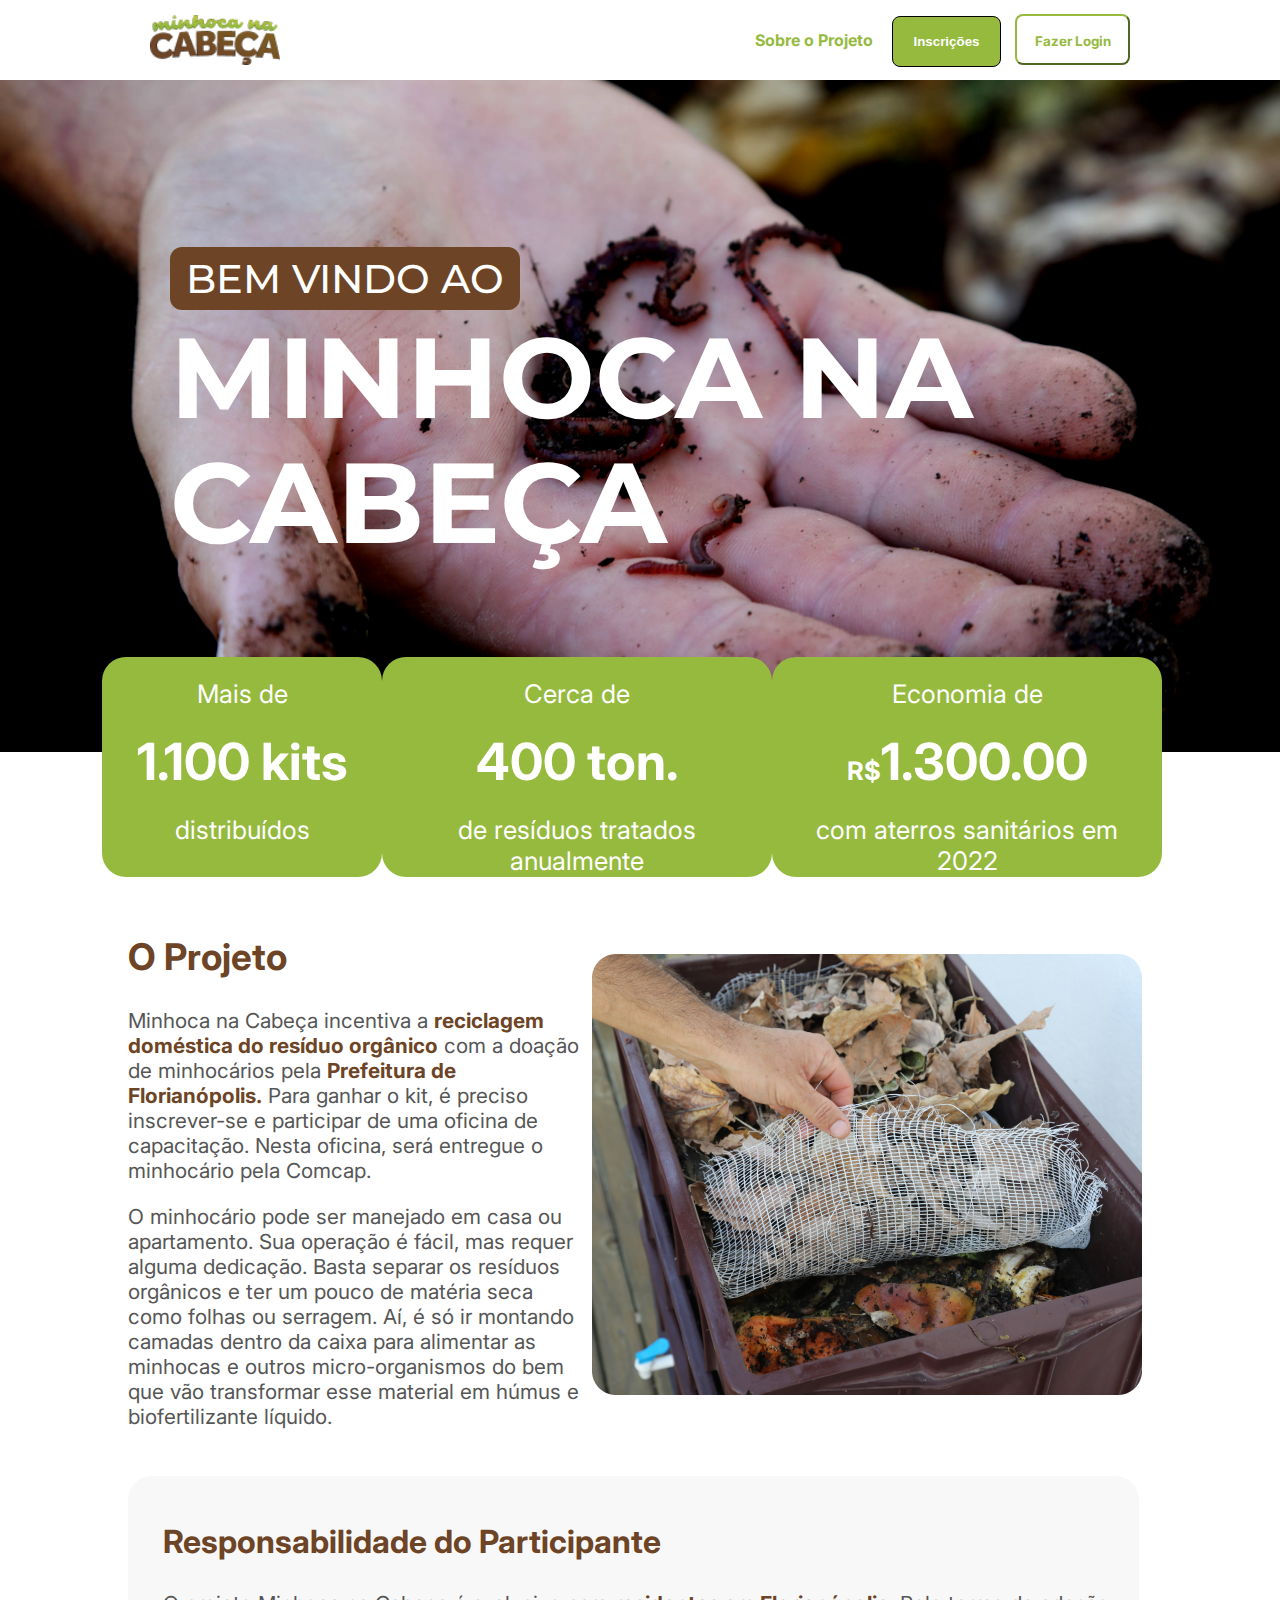
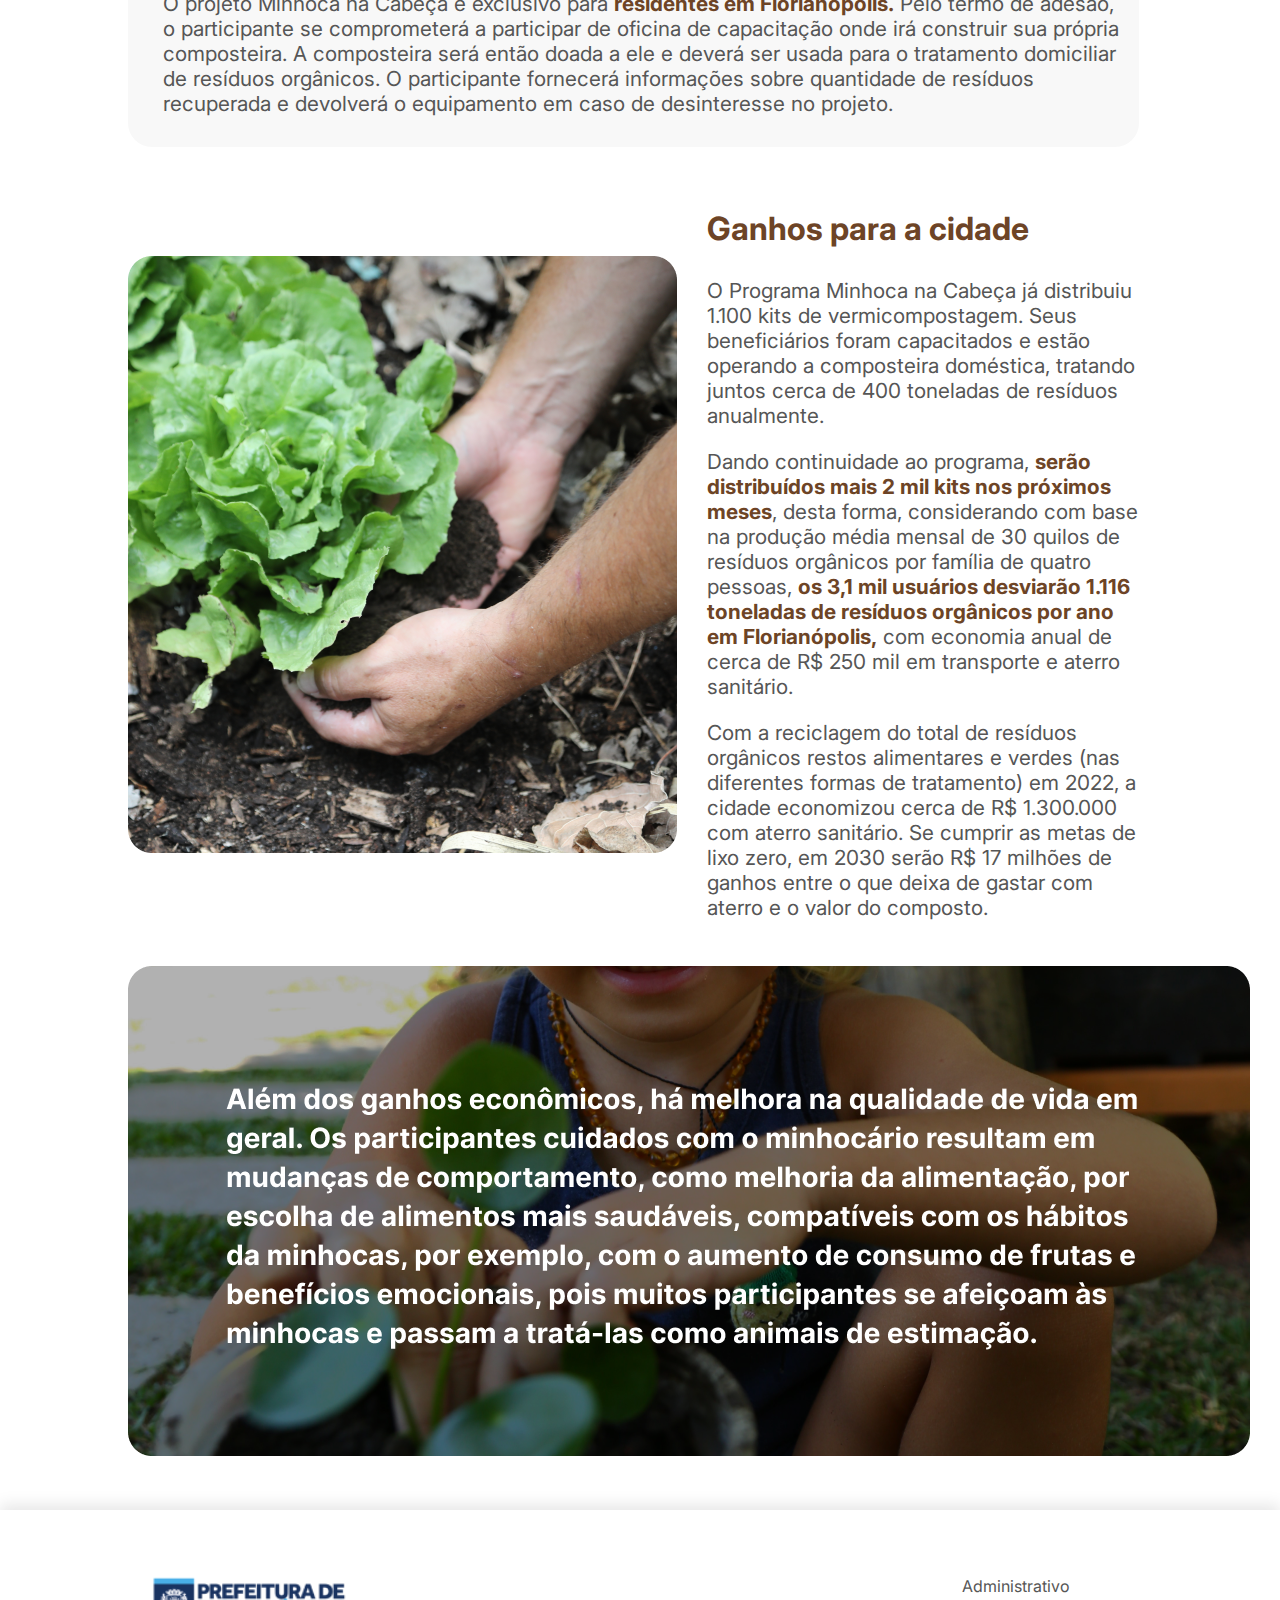
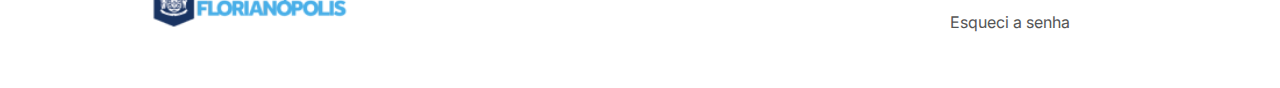
<file: index.html>
<!DOCTYPE html>
<html lang="pt-br">
    <head>
        <!-- Meta tags Obrigatórias -->
        <meta charset="utf-8">
        <meta name="viewport" content="width=device-width, initial-scale=1, shrink-to-fit=no">
        <!-- CSS -->
        <link rel="stylesheet" href="css/index.css">
        <title>Minhoca na Cabeça</title>
    </head>
  
    <body>
       <div id="content">
        <header>
            <img class="logo-header" src="images/logo.png" alt=" Logo Minhoca ">
            <nav>
                <a class="sobre">Sobre o Projeto</a>
                <button class="inscricao-button">Inscrições</button>
                <button class="fazerlogin-button">Fazer Login</button>
            </nav>
        </header>
        
        <section class="secao01">
            <div class="container">
                <img class="banner" src="images/banner4.png" alt="Banner" />
                <h1 id="texto"><mark>BEM VINDO AO</mark><br>MINHOCA NA<br>CABEÇA</h1>
            </div>
        
            <div class="cards">
                <div class="kits">
                    <h2>Mais de</h2>
                    <h1>1.100 kits</h1>
                    <h2>distribuídos</h2>
                </div>
        
                <div class="tonelada">
                    <h2>Cerca de</h2>
                    <h1>400 ton.</h1>
                    <h2>de resíduos tratados anualmente</h2>
                </div>
        
                <div class="economia">
                    <h2>Economia de</h2>
                    <h1><span class="menor">R$</span>1.300.00</h1>
                    <h2>com aterros sanitários em 2022</h2>
                </div>
            </div>
        </section>
        
        <section class="secao02">
            <div class="texto">
                <h1><b>O Projeto</b></h1> Minhoca na Cabeça incentiva a <b>reciclagem doméstica do resíduo orgânico</b> com a doação de minhocários pela <b>Prefeitura de Florianópolis.</b> Para ganhar o kit, é preciso inscrever-se e participar de uma oficina de capacitação. Nesta oficina, será entregue o minhocário pela Comcap.
                <p>O minhocário pode ser manejado em casa ou apartamento. Sua operação é fácil, mas requer alguma dedicação. Basta separar os resíduos orgânicos e ter um pouco de matéria seca como folhas ou serragem. Aí, é só ir montando camadas dentro da caixa para alimentar as minhocas e outros micro-organismos do bem que vão transformar esse material em húmus e biofertilizante líquido.</p>
            </div>
            <div class="img2">
                <img src="images/minhocario.png" alt="minhocario">
            </div>
        </section>

        <section class="secao03">
            <div class="responsabilidade">
                <h1><b>Responsabilidade do Participante</b></h1>
                <p>O projeto Minhoca na Cabeça é exclusivo para <b>residentes em Florianópolis.</b> Pelo termo de adesão, o participante se comprometerá a participar de oficina de capacitação onde irá construir sua própria composteira. 
                A composteira será então doada a ele e deverá ser usada para o tratamento domiciliar de resíduos orgânicos. O participante fornecerá informações sobre quantidade de resíduos recuperada e devolverá o equipamento em 
                caso de desinteresse no projeto.</p>
            </div>
        </section>

        <section class="secao04">
            <div class="horta">
                <img src="images/horta.png" alt="horta">
            </div>
            <div class="ganhos">
                <h1><b>Ganhos para a cidade</b></h1>
                <p>O Programa Minhoca na Cabeça já distribuiu 1.100 kits de vermicompostagem. Seus beneficiários foram capacitados e estão operando a composteira doméstica, tratando juntos cerca de 400 toneladas de resíduos anualmente.</p>
                <p>Dando continuidade ao programa, <b>serão distribuídos mais 2 mil kits nos próximos meses</b>, desta forma, considerando com base na produção média mensal de 30 quilos de resíduos orgânicos por família de quatro pessoas, <b>os 3,1 mil usuários desviarão 1.116 toneladas de resíduos orgânicos por ano em Florianópolis,</b>
                com economia anual de cerca de R$ 250 mil em transporte e aterro sanitário.</p>
                <p>Com a reciclagem do total de resíduos orgânicos restos alimentares e verdes (nas diferentes formas de tratamento) em 2022, a cidade economizou cerca de R$ 1.300.000 com aterro sanitário. 
                Se cumprir as metas de lixo zero, em 2030 serão R$ 17 milhões de ganhos entre o que deixa de gastar com aterro e o valor do composto.</p>
            </div>
        </section>

        <section class="secao05">
            <div class="img3">
                <img src="images/img_texto.png" alt="minhocario">
            </div>
        </section>

        <footer>
            <div class="footer-content">
                <div class="footer-logo">
                    <img src="images/LOGO PMF.png" alt="Logo">
                </div>
                <div class="footer-links">
                    <p>Administrativo</p>
                    <p>Esqueci a senha</p>
                </div>
            </div>
        </footer>
    </div>
</body>
</html>
</file>
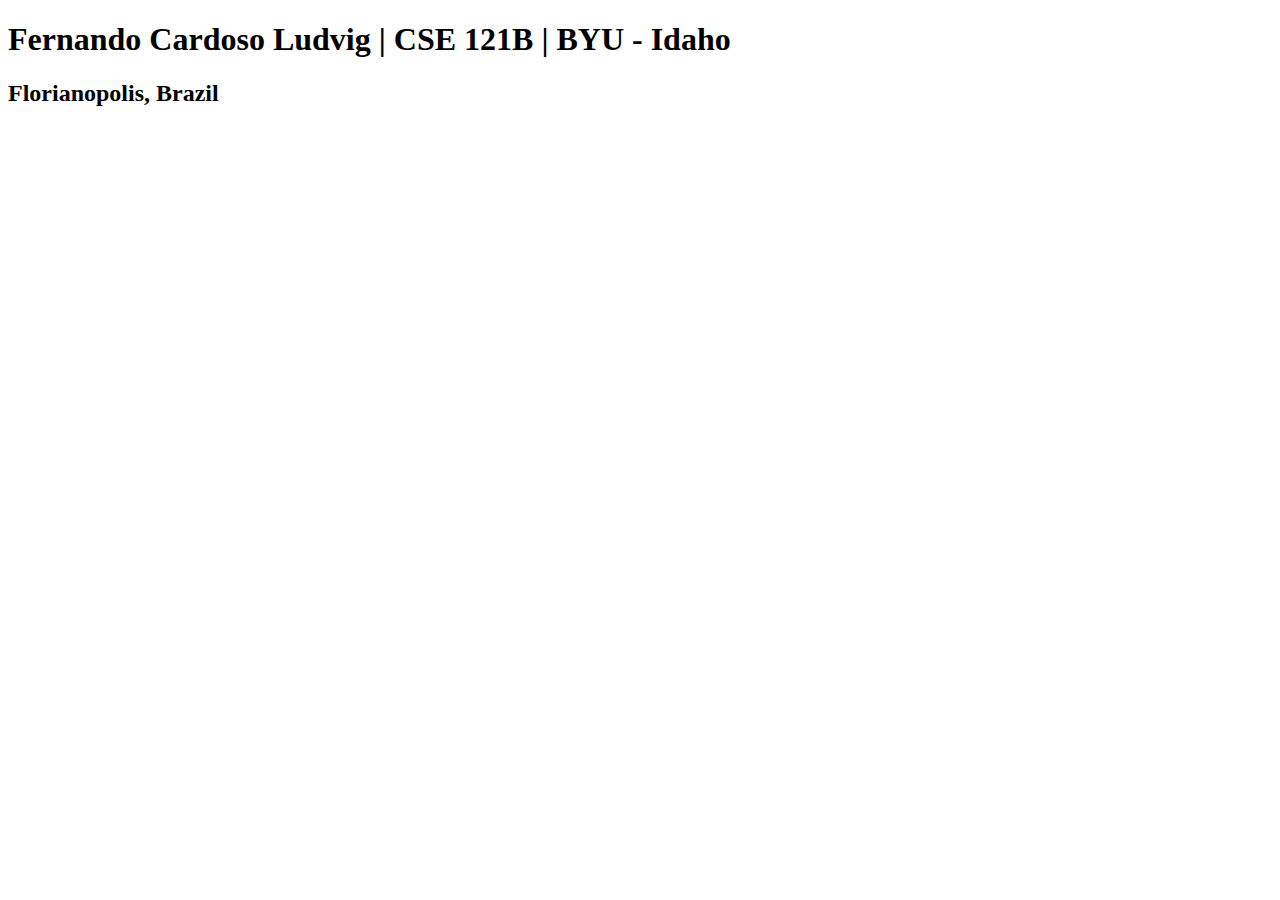
<file: test.html>
<!DOCTYPE html>
<html lang="en">
<head>
    <meta charset="UTF-8">
    <meta name="viewport" content="width=device-width, initial-scale=1.0">
    <title>Fernando Cardoso Ludvig | CSE 121B | BYU - Idaho</title>
</head>
<body>
    <h1>Fernando Cardoso Ludvig | CSE 121B | BYU - Idaho</h1>
    <h2>Florianopolis, Brazil </h2>
</body>
</htmt>
</file>
<file: css/index.css>
@import url('https://fonts.googleapis.com/css2?family=Inter:wght@400;700&family=Montserrat:wght@400;500;700&display=swap');
:root {
    --brancoPmf: #ffffff;
    --pretoPmf: black;
    --azulPmfEscuro: #002f66;
    --azulPmfClaro: #0093d4;
    --azulPmfClaro_1: #00B1EB;
    --marromMinhoca: #6D4426;
    --verdeMinhoca: #95BA3E;
	--vermelhoMinhoca: #DE4726;
    --cinzaMinhoca: #F8F8F8;
}
#content {
    max-width: 1600px;
    margin: 0 auto;
}

body {
    margin: 0;
    padding: 0;
    background-color: var(--brancoPmf);
}

header {
    background-color: white;
    height: 80px;
    display: flex;
    justify-content: space-between;
    align-items: center;
    padding: 0 150px;
}

.logo-header-darkened {
    filter: brightness(0.1);
}

.logo-header {
    width: 130px;
    height: 50px;
}

nav {
    text-align: right;
}

.sobre {
    color: var(--verdeMinhoca);
    margin-right: 15px;
    font-family: 'Inter', sans-serif;
    font-weight: 700;
    font-size: 16px;
}

.inscricao-button {
    background-color: var(--verdeMinhoca);
    width: 109px;
    height: 51px;
    border-radius: 8px;
    border-style: solid;
    font-weight: bold;
    border-width: 1px;
    margin-bottom: 0;
    color: white;
}

.fazerlogin-button {
    width: 115px;
    height: 51px;
    color: var(--verdeMinhoca);
    border-color: var(--verdeMinhoca);
    background-color: white;
    text-align: center;
    line-height: 19px;
    border-radius: 8px;
    border-width: 2px;
    padding: 16px;
    font-family: 'Inter', sans-serif;
    font-weight: 700;
    margin-left: 10px;
}

.container {
    position: relative; /* Colocar a imagem atrás */
}

.banner {
    position: absolute; /* Colocar a imagem atrás */
    width: 100%;
}

#texto {
    position: absolute;
    left: 170px;
    top: 35px;
    font-size: 7.1rem;
    color: white;
    font-family: 'Montserrat';
    font-weight: 700;
    line-height: 1.1; /* Reduza o espaçamento entre as linhas */
}

mark {
    background-color: var(--marromMinhoca);
    color: white;
    font-size: 40px;
    padding: 7px 16px 7px 16px;
    border-radius: 12px;
    font-family: 'Montserrat';
    font-weight: 500;

}
.cards {
    display: flex;
    justify-content: space-between;
    align-items: center;
    position: relative;
    margin-left: 8%;
    
}
.kits {
    background-color: var(--verdeMinhoca);
    border-radius: 24px;
    color: var(--brancoPmf);
    height: 200px;
    width: 320px; /* Ajuste a largura conforme necessário */
    font-size: 20px;
    text-align: center;
    padding-bottom: 20px;
    margin-top: 49%;

}

.kits h1 {
    font-size: 3.2rem;
    font-family: 'Inter', sans-serif;
    font-weight: 700;
    margin: 0;
}

.kits h2 {
    font-size: 1.6rem;
    margin-bottom: -1;
    font-family: 'Inter', sans-serif;
    font-weight: 400;
}

.tonelada {
    background-color: var(--verdeMinhoca);
    border-radius: 24px;
    color: var(--brancoPmf);
    height: 200px;
    width: 400px; /* Ajuste a largura conforme necessário */
    font-size: 20px;
    text-align: center;
    padding-bottom: 20px;
    margin-top: 49%;
    padding-left: 20px;
    padding-right: 20px;
}

.tonelada h1 {
    font-size: 3.2rem;
    font-family: 'Inter', sans-serif;
    font-weight: 700;
    margin: 0;
}

.tonelada h2 {
    font-size: 1.6rem;
    margin-bottom: -1;
    font-family: 'Inter', sans-serif;
    font-weight: 400;
}

.economia {
    background-color: var(--verdeMinhoca);
    border-radius: 24px;
    color: var(--brancoPmf);
    height: 200px;
    width: 400px; /* Ajuste a largura conforme necessário */
    text-align: center;
    padding-bottom: 20px;
    margin-right: 10%;
    margin-top: 49%;
    padding-left: 20px;
    padding-right: 20px;

}

.economia h1 {
    font-size: 3.2rem;
    font-family: 'Inter', sans-serif;
    font-weight: 700;
    margin: 0;
}

.economia h2 {
    font-size: 1.6rem;
    margin-bottom: -1;
    font-family: 'Inter', sans-serif;
    font-weight: 400;
}
.menor {
    font-size: 0.5em; /* Tamanho de fonte menor (ajuste o valor conforme necessário) */
}

.secao02 {
    padding-top: 2%;
    display: flex;
    justify-content: space-between;
    align-items: center;
    position: relative;
    margin-left: 10%;
}

.texto {
    max-width: 40%; /* Ajuste a largura do texto conforme necessário */
    font-size: 1.3rem;
    font-family: 'Inter', sans-serif;
    font-weight: 400;
    color: #565656;
}

.texto h1 b {
    color: var(--marromMinhoca);
    font-family: 'Inter', sans-serif;
    font-weight: 700;
    font-size: 2.3rem;
}

.texto b {
    color: var(--marromMinhoca);
    font-family: 'Inter', sans-serif;
    font-weight: 700;
    font-size: 1.3rem;
}

.img2 {
margin-right: 12%;
}
.secao03{
    background-color: var(--cinzaMinhoca);
    display: flex;
    position: relative;
    margin-left: 10%;
    margin-right: 11%;
    border-radius: 24px;
    margin-top: 2%;
}
.responsabilidade {
    margin: 10px;
    max-width: 95%;
    font-size: 1.3rem;
    font-family: 'Inter', sans-serif;
    font-weight: 400;
    padding-left: 25px;
}
.responsabilidade h1 b{
    color: var(--marromMinhoca);
    font-family: 'Inter', sans-serif;
    font-weight: 700;
    font-size: 2.0rem;
}
.responsabilidade b{
    color: var(--marromMinhoca);
    font-family: 'Inter', sans-serif;
    font-weight: 700;
    font-size: 1.3rem;
}
.responsabilidade p{
    color: #565656;
}
.secao04 {
    padding-top: 2%;
    display: flex;
    justify-content: space-between;
    align-items: center;
    position: relative;
    margin-left: 10%;
}
.horta{
    margin-right: 30px;
}
.ganhos h1 b{
    color: var(--marromMinhoca);
    font-family: 'Inter', sans-serif;
    font-weight: 700;
    font-size: 2.0rem;
}
.ganhos b{
    color: var(--marromMinhoca);
    font-family: 'Inter', sans-serif;
    font-weight: 700;
    font-size: 1.3rem;
}

.ganhos{
    font-size: 1.3rem;
    font-family: 'Inter', sans-serif;
    font-weight: 400;
    color: #565656;
    margin-right: 12% ;
    max-width: 50%;

}
.secao05{
    padding-top: 2%;
    display: flex;
    align-items: center;
    position: relative;
    margin-left: 10%;
}

.img3{
    margin-right: 12%;

}


/* Estilos do footer */
footer {
    background-color: var(--brancoPmf); /* Fundo branco */
    margin-top: 50px;
    padding-bottom: 0px;
}

.footer-content {
    display: flex;
    justify-content: space-between;
    align-items: center;
    max-width:100%;
    margin: 0 auto;
    padding-top: 50px;
    box-shadow: 0 -5px 15px rgba(0, 0, 0, 0.1); /* Sombreamento na parte inferior */
    padding-bottom: 40px;
}

.footer-logo img {
    width: 200px; /* Tamanho da sua logo */
    height: auto; /* Para manter a proporção */
    left: 150px;
    position: relative;
}

.footer-links {
    text-align: right; /* Alinhar o texto à direita */
    right: 210px;
    position: relative;
    font-family:'Inter', sans-serif; 
    font-weight: 400;
    font-size: 1.0rem;

}

.footer-links p {
    margin: 16px 0; /* Espaçamento entre os links */
    color: #565656;
}
</file>
